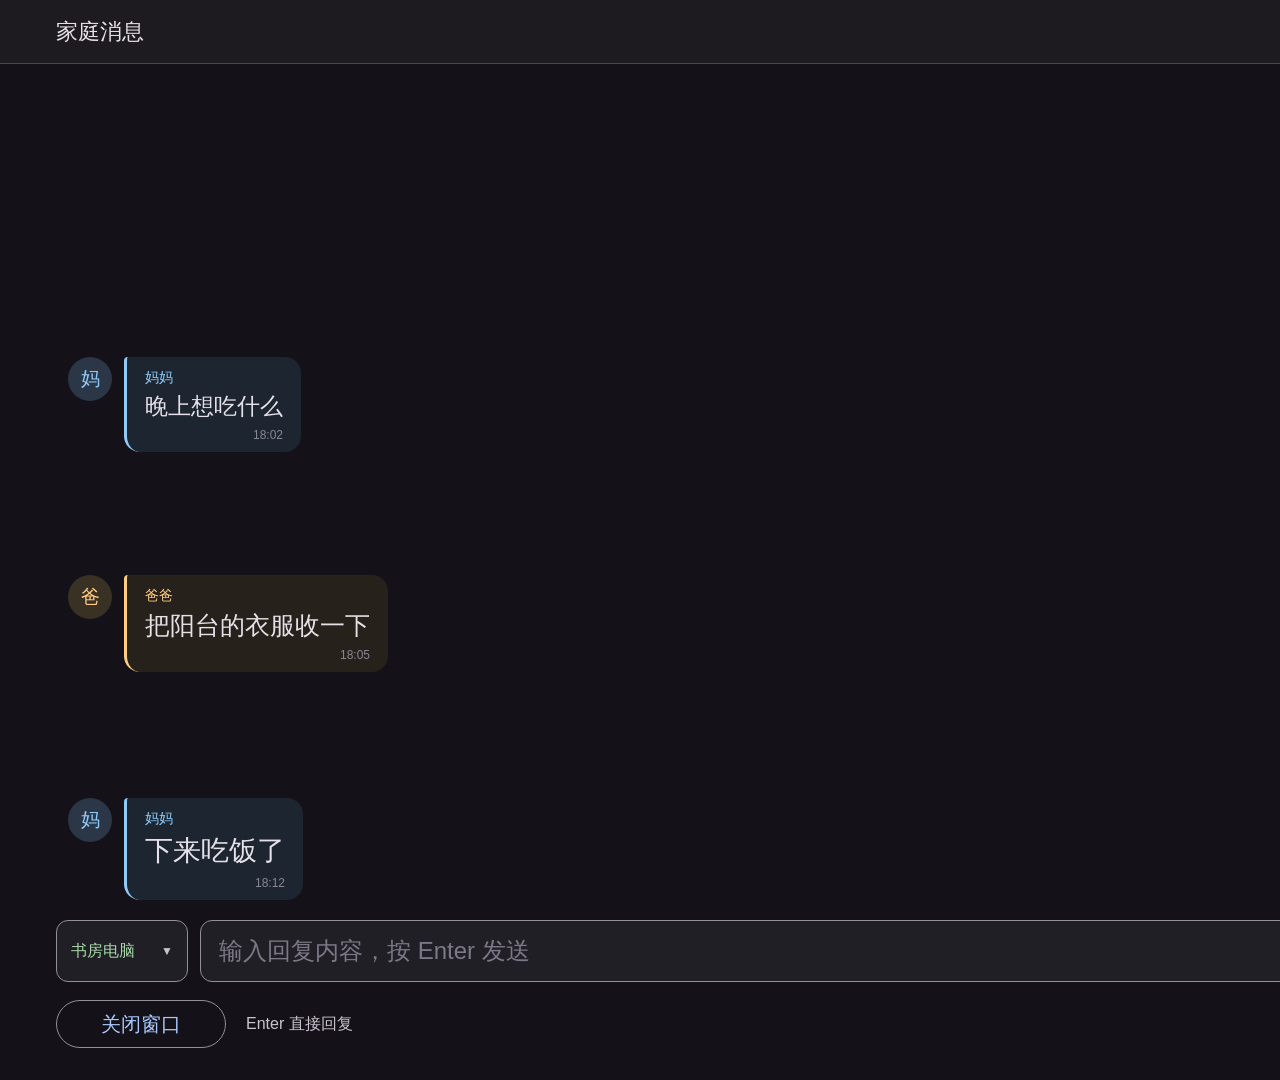
<file: docs/mockup-agent-popup.html>
<!DOCTYPE html>
<html lang="zh-CN">
<head>
<meta charset="utf-8">
<title>Family Agent · 消息界面（MD3）</title>
<style>
  /* 按 PopupWindow.xaml 1:1 复刻（Material Design 3 暗色）。真实 PC 端由 WPF 渲染。 */
  *{box-sizing:border-box;margin:0;padding:0}
  :root{
    --surface:#141218; --surface-low:#1D1B20; --surface-c:#211F26;
    --surface-high:#2B2930; --surface-highest:#36343B;
    --on-surface:#E6E0E9; --on-variant:#CAC4D0;
    --outline:#938F99; --outline-variant:#49454F;
    --primary:#A8C7FA; --primary-c:#0842A0; --on-primary-c:#D3E3FD; --on-primary:#0B1020;
    --ok:#A5D6A7; --bad:#EF9A9A;
  }
  body{width:1920px;height:1080px;overflow:hidden;display:flex;flex-direction:column;
       font-family:Roboto,"Microsoft YaHei","PingFang SC","Segoe UI",sans-serif;
       background:var(--surface);color:var(--on-surface);-webkit-font-smoothing:antialiased}

  /* ── 顶部应用栏 ── */
  .appbar{height:64px;flex:0 0 64px;display:flex;align-items:center;
          background:var(--surface-low);border-bottom:1px solid var(--outline-variant);
          padding:0 32px 0 56px}
  .appbar .title{font-size:22px;font-weight:400}
  .appbar .right{margin-left:auto;display:flex;align-items:center;gap:8px}
  .dot{width:10px;height:10px;border-radius:50%;background:var(--ok)}
  .stat{font-size:12px;color:var(--on-variant);margin-right:12px}
  .iconbtn{width:40px;height:40px;border-radius:999px;display:flex;
           align-items:center;justify-content:center;color:var(--on-variant)}

  /* ── 消息区（右侧弹幕已移除）── */
  .thread{flex:1;display:flex;flex-direction:column;justify-content:flex-end;
          gap:14px;overflow:hidden;padding:20px 40px 0 56px}

  .row{display:flex;align-items:flex-start}
  .row.in{justify-content:flex-start}
  .row.out{justify-content:flex-end}
  .avatar{width:44px;height:44px;border-radius:50%;flex:0 0 44px;
          display:flex;align-items:center;justify-content:center;
          font-size:19px;font-weight:500;margin:0 12px}

  .bubble{padding:12px 18px 10px;max-width:660px;border-radius:16px}
  .row.in  .bubble{border-top-left-radius:4px;  border-left:3px solid var(--nick)}
  .row.out .bubble{border-top-right-radius:4px; border-right:3px solid var(--nick)}
  .who{font-size:14px;font-weight:500;color:var(--nick);margin-bottom:4px}
  .msg{color:var(--on-surface);line-height:1.35}
  .at{font-size:12px;color:#8B8695;text-align:right;margin-top:6px}

  /* ── 回复区 ── */
  .replyarea{flex:0 0 auto;padding:20px 40px 32px 56px}
  .replyrow{display:flex;gap:12px;align-items:stretch}
  .combo{display:flex;align-items:center;justify-content:space-between;gap:10px;
         min-width:132px;padding:10px 14px;border-radius:12px;
         background:var(--surface-c);border:1px solid var(--outline);font-size:16px}
  .combo .caret{color:var(--on-variant);font-size:12px}
  .inbox{flex:1;display:flex;align-items:center;padding:14px 18px;border-radius:12px;
         background:var(--surface-c);border:1px solid var(--outline);
         font-size:24px;color:#7d7887}
  .send{display:flex;align-items:center;justify-content:center;padding:0 40px;
        border-radius:999px;background:var(--primary);color:var(--on-primary);
        font-size:20px;font-weight:500}
  .bottom{display:flex;align-items:center;margin-top:18px}
  .ok{display:flex;align-items:center;justify-content:center;height:48px;padding:0 44px;
      border-radius:999px;border:1px solid var(--outline);color:var(--primary);font-size:20px}
  .hint{font-size:16px;color:var(--on-variant);margin-left:20px}
</style>
</head>
<body>

  <div class="appbar">
    <span class="title">家庭消息</span>
    <div class="right">
      <span class="dot"></span>
      <span class="stat">已连接</span>
      <span class="iconbtn">
        <svg width="22" height="22" viewBox="0 0 24 24" fill="currentColor"><path d="M3 17v2h6v-2H3zM3 5v2h10V5H3zm10 16v-2h8v-2h-8v-2h-2v6h2zM7 9v2H3v2h4v2h2V9H7zm14 4v-2H11v2h10zm-6-4h2V7h4V5h-4V3h-2v6z"/></svg>
      </span>
    </div>
  </div>

  <div class="thread">
    <!-- 妈妈：#90CAF9 蓝 -->
    <div class="row in">
      <div class="avatar" style="background:#2b3746;color:#90CAF9">妈</div>
      <div class="bubble" style="--nick:#90CAF9;background:#1c2530">
        <div class="who">妈妈</div>
        <div class="msg" style="font-size:23px">晚上想吃什么</div>
        <div class="at">18:02</div>
      </div>
    </div>

    <!-- 书房电脑：#A5D6A7 绿 -->
    <div class="row out">
      <div class="bubble" style="--nick:#A5D6A7;background:#1d2721">
        <div class="who">书房电脑</div>
        <div class="msg" style="font-size:23px">随便，你做什么我吃什么</div>
        <div class="at">18:03</div>
      </div>
      <div class="avatar" style="background:#2c3a2e;color:#A5D6A7">书</div>
    </div>

    <!-- 爸爸：#FFCC80 橙 -->
    <div class="row in">
      <div class="avatar" style="background:#3a3125;color:#FFCC80">爸</div>
      <div class="bubble" style="--nick:#FFCC80;background:#26211a">
        <div class="who">爸爸</div>
        <div class="msg" style="font-size:25px">把阳台的衣服收一下</div>
        <div class="at">18:05</div>
      </div>
    </div>

    <!-- 书房电脑 -->
    <div class="row out">
      <div class="bubble" style="--nick:#A5D6A7;background:#1d2721">
        <div class="who">书房电脑</div>
        <div class="msg" style="font-size:25px">好，马上</div>
        <div class="at">18:06</div>
      </div>
      <div class="avatar" style="background:#2c3a2e;color:#A5D6A7">书</div>
    </div>

    <!-- 妈妈 · 最新 -->
    <div class="row in">
      <div class="avatar" style="background:#2b3746;color:#90CAF9">妈</div>
      <div class="bubble" style="--nick:#90CAF9;background:#1c2530">
        <div class="who">妈妈</div>
        <div class="msg" style="font-size:28px">下来吃饭了</div>
        <div class="at">18:12</div>
      </div>
    </div>
  </div>

  <div class="replyarea">
    <div class="replyrow">
      <div class="combo"><span style="color:#A5D6A7">书房电脑</span><span class="caret">▼</span></div>
      <div class="inbox">输入回复内容，按 Enter 发送</div>
      <div class="send">回复</div>
    </div>
    <div class="bottom">
      <div class="ok">关闭窗口</div>
      <div class="hint">Enter 直接回复</div>
    </div>
  </div>

</body>
</html>
</file>
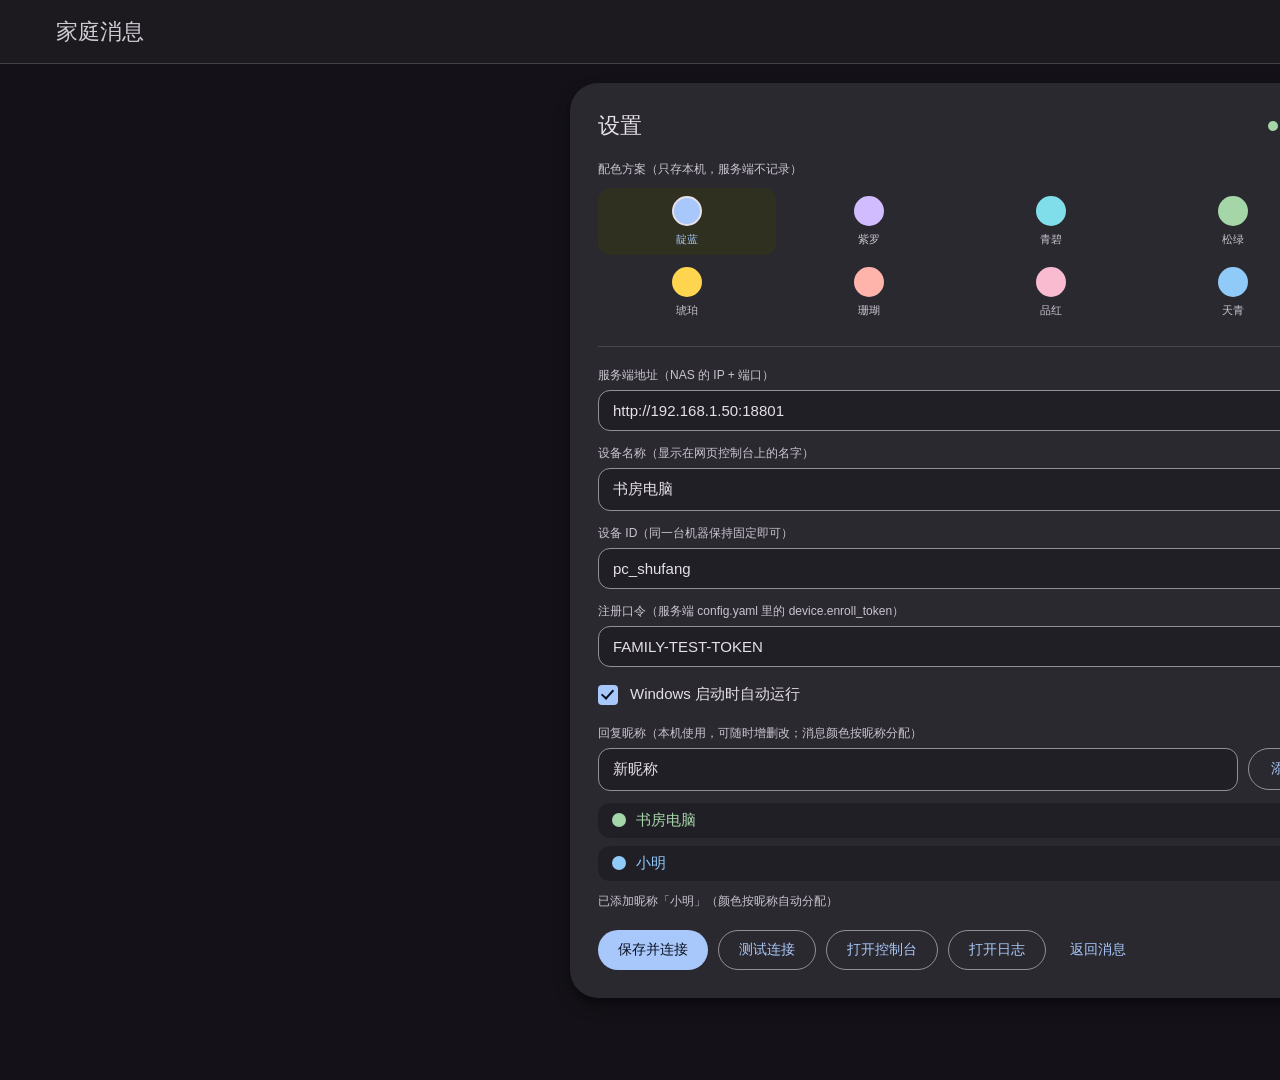
<file: docs/mockup-agent-settings.html>
<!DOCTYPE html>
<html lang="zh-CN">
<head>
<meta charset="utf-8">
<title>Family Agent · 设置（MD3）</title>
<style>
  /* 按 PopupWindow.xaml 的设置页 1:1 复刻（MD 对话框 780 宽、圆角 28）。 */
  *{box-sizing:border-box;margin:0;padding:0}
  :root{
    --surface:#141218; --surface-low:#1D1B20; --surface-c:#211F26;
    --surface-high:#2B2930; --surface-highest:#36343B;
    --on-surface:#E6E0E9; --on-variant:#CAC4D0;
    --outline:#938F99; --outline-variant:#49454F;
    --primary:#A8C7FA; --primary-c:#0842A0; --on-primary-c:#D3E3FD; --on-primary:#0B1020;
    --ok:#A5D6A7; --bad:#EF9A9A;
  }
  body{width:1920px;height:1080px;overflow:hidden;position:relative;
       font-family:Roboto,"Microsoft YaHei","PingFang SC","Segoe UI",sans-serif;
       background:var(--surface);color:var(--on-surface);-webkit-font-smoothing:antialiased}

  /* 背后被压暗的消息界面 */
  .behind{position:absolute;inset:0;display:flex;flex-direction:column;opacity:.9}
  .appbar{height:64px;display:flex;align-items:center;background:var(--surface-low);
          border-bottom:1px solid var(--outline-variant);padding:0 32px 0 56px}
  .appbar .title{font-size:22px}
  .appbar .right{margin-left:auto;display:flex;align-items:center;gap:8px}
  .dot{width:10px;height:10px;border-radius:50%;background:var(--ok)}
  .stat{font-size:12px;color:var(--on-variant)}

  .scrim{position:absolute;inset:0;background:#B3000000;display:flex;
         align-items:center;justify-content:center}

  .dialog{width:780px;max-height:920px;background:var(--surface-high);
          border-radius:28px;padding:28px;display:flex;flex-direction:column;
          box-shadow:0 8px 12px 6px rgba(0,0,0,.15),0 4px 4px rgba(0,0,0,.3)}

  .d-head{display:flex;align-items:center;margin-bottom:20px}
  .d-head .t{font-size:22px;font-weight:400}
  .d-head .st{margin-left:auto;display:flex;align-items:center;gap:8px;
              font-size:12px;color:var(--on-variant)}

  .label{font-size:12px;color:var(--on-variant);margin:0 0 6px}
  .inp{background:var(--surface-c);border:1px solid var(--outline);border-radius:12px;
       padding:11px 14px;font-size:15px;color:var(--on-surface);margin-bottom:14px}

  /* 配色网格 4 列 */
  .themes{display:grid;grid-template-columns:repeat(4,1fr);gap:4px;margin:4px 0 0}
  .th{display:flex;flex-direction:column;align-items:center;gap:6px;
      padding:8px 6px;border-radius:999px;border-radius:12px}
  .th .sw{width:30px;height:30px;border-radius:50%;border:2px solid transparent}
  .th .n{font-size:11px;color:var(--on-variant)}
  .th.sel{background:#2f3020}
  .th.sel .sw{border-color:var(--on-surface)}
  .th.sel .n{color:var(--primary)}

  .divider{height:1px;background:var(--outline-variant);margin:20px 0;border:0}

  /* 勾选框 */
  .check{display:flex;align-items:center;gap:12px;font-size:15px;margin:4px 0 20px}
  .box{width:20px;height:20px;border-radius:4px;background:var(--primary);
       position:relative;flex:0 0 20px}
  .box::after{content:"";position:absolute;left:6px;top:2px;width:5px;height:10px;
              border:solid var(--on-primary);border-width:0 2px 2px 0;transform:rotate(42deg)}

  .namerow{display:flex;align-items:center;gap:10px;padding:8px 14px;
           background:var(--surface-c);border-radius:12px;margin-bottom:8px}
  .namerow .sw{width:14px;height:14px;border-radius:50%;flex:0 0 14px}
  .namerow .nm{flex:1;font-size:15px}
  .namerow .del{color:var(--bad);font-size:13px}

  .addrow{display:flex;gap:10px;margin-bottom:12px}
  .addrow .inp{flex:1;margin:0}
  .btn{display:inline-flex;align-items:center;justify-content:center;height:40px;
       padding:0 20px;border-radius:999px;font-size:14px;font-weight:500}
  .btn.filled{background:var(--primary);color:var(--on-primary)}
  .btn.outlined{border:1px solid var(--outline);color:var(--primary)}
  .btn.text{color:var(--primary);padding:0 14px}
  .btn.ht42{height:42px;padding:0 22px}
  .actions{display:flex;gap:10px;margin-top:20px}
  .hint{font-size:12px;color:var(--on-variant);margin-top:4px}
</style>
</head>
<body>

  <div class="behind">
    <div class="appbar">
      <span class="title">家庭消息</span>
      <div class="right"><span class="dot"></span><span class="stat">已连接</span></div>
    </div>
  </div>

  <div class="scrim">
    <div class="dialog">
      <div class="d-head">
        <span class="t">设置</span>
        <span class="st"><span class="dot"></span>已连接</span>
      </div>

      <div class="label">配色方案（只存本机，服务端不记录）</div>
      <div class="themes">
        <div class="th sel"><span class="sw" style="background:#A8C7FA"></span><span class="n">靛蓝</span></div>
        <div class="th"><span class="sw" style="background:#D0BCFF"></span><span class="n">紫罗</span></div>
        <div class="th"><span class="sw" style="background:#80DEEA"></span><span class="n">青碧</span></div>
        <div class="th"><span class="sw" style="background:#A5D6A7"></span><span class="n">松绿</span></div>
        <div class="th"><span class="sw" style="background:#FFD54F"></span><span class="n">琥珀</span></div>
        <div class="th"><span class="sw" style="background:#FFB4AB"></span><span class="n">珊瑚</span></div>
        <div class="th"><span class="sw" style="background:#F8BBD0"></span><span class="n">品红</span></div>
        <div class="th"><span class="sw" style="background:#90CAF9"></span><span class="n">天青</span></div>
      </div>

      <hr class="divider">

      <div class="label">服务端地址（NAS 的 IP + 端口）</div>
      <div class="inp">http://192.168.1.50:18801</div>

      <div class="label">设备名称（显示在网页控制台上的名字）</div>
      <div class="inp">书房电脑</div>

      <div class="label">设备 ID（同一台机器保持固定即可）</div>
      <div class="inp">pc_shufang</div>

      <div class="label">注册口令（服务端 config.yaml 里的 device.enroll_token）</div>
      <div class="inp">FAMILY-TEST-TOKEN</div>

      <div class="check"><span class="box"></span>Windows 启动时自动运行</div>

      <div class="label">回复昵称（本机使用，可随时增删改；消息颜色按昵称分配）</div>
      <div class="addrow">
        <div class="inp">新昵称</div>
        <span class="btn outlined ht42">添加</span>
      </div>

      <div class="namerow"><span class="sw" style="background:#A5D6A7"></span>
        <span class="nm" style="color:#A5D6A7">书房电脑</span><span class="del">删除</span></div>
      <div class="namerow"><span class="sw" style="background:#90CAF9"></span>
        <span class="nm" style="color:#90CAF9">小明</span><span class="del">删除</span></div>

      <div class="hint">已添加昵称「小明」（颜色按昵称自动分配）</div>

      <div class="actions">
        <span class="btn filled">保存并连接</span>
        <span class="btn outlined">测试连接</span>
        <span class="btn outlined">打开控制台</span>
        <span class="btn outlined">打开日志</span>
        <span class="btn text">返回消息</span>
      </div>
    </div>
  </div>

</body>
</html>
</file>
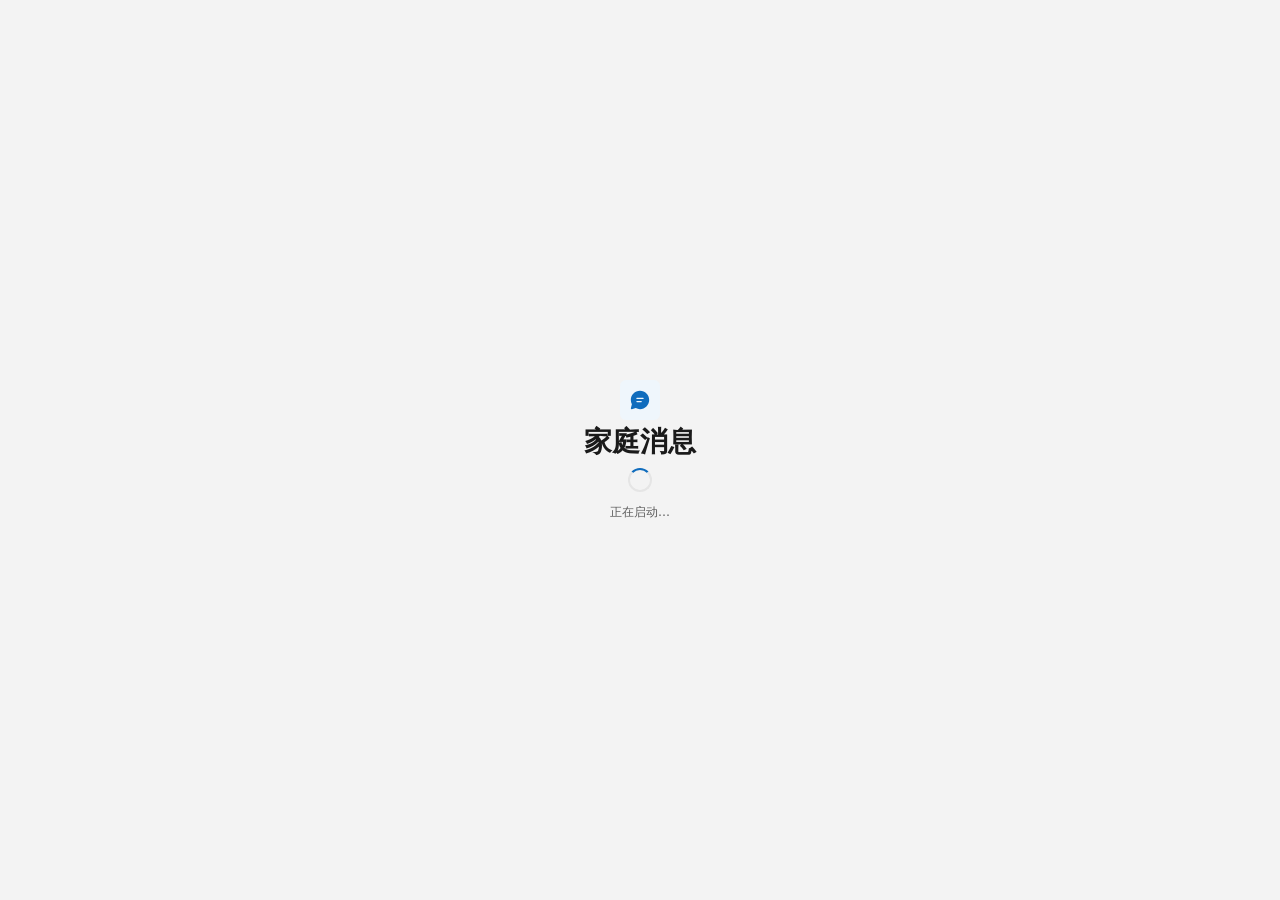
<file: web/shell/boot.html>
<!DOCTYPE html>
<html lang="zh-CN">
<head>
<meta charset="utf-8">
<meta name="viewport" content="width=device-width, initial-scale=1, viewport-fit=cover">
<meta name="color-scheme" content="light dark">
<title>家庭消息</title>
<!-- ═══════════════════════════════════════════════════════════════════
     壳的本地启动页（随 exe 打包，不经服务端）

     壳启动 → 先显示这一页（窗口不闪白、不闪错布局）→ 探测服务端 /healthz
       · 通了   → 换到**壳自带的本地页** shell/app.html（v0.13.0 起；以前是
                  服务端的 index.html?shell=1，那条路连同 web/static/shell.js
                  在 v0.19.2 一起删了）
       · 不通   → 换到外壳兜底页 offline.html

     规矩：**不能依赖服务端资源**（连不上才轮到它出场），所以样式与图标全内联；
     颜色是 tokens.css 里 Fluent 2 令牌的副本（那份 CSS 在服务端，这里拿不到）。
     明暗跟随系统（prefers-color-scheme）。

     这一页不说话（不发 web.ready）—— 它只是个画面，桥由正式页面来接。
     可选查询参数：?hint=正在连接服务端…（自定义下面那行提示文案）
     ═══════════════════════════════════════════════════════════════════ -->
<style>
  :root {
    color-scheme: light dark;
    --bg: #F3F3F3; --card: #FFFFFF; --text: #1A1A1A; --text2: #5C5C5C;
    --border: #E5E5E5; --primary: #0F6CBD; --tint: #EFF6FC;
  }
  @media (prefers-color-scheme: dark) {
    :root {
      --bg: #202020; --card: #2B2B2B; --text: #FFFFFF; --text2: #C5C5C5;
      --border: #3D3D3D; --primary: #479EF5; --tint: #12314A;
    }
  }
  * { box-sizing: border-box; }
  html, body { height: 100%; margin: 0; }
  body {
    background: var(--bg); color: var(--text);
    font: 400 14px/20px "Segoe UI Variable", "Segoe UI", system-ui,
          "Microsoft YaHei UI", "Microsoft YaHei", sans-serif;
    -webkit-font-smoothing: antialiased;
    display: flex; flex-direction: column;
    align-items: center; justify-content: center;
    gap: 12px; padding: 24px; text-align: center;
    user-select: none;
  }
  .mark {
    width: 40px; height: 40px; border-radius: 6px;
    display: flex; align-items: center; justify-content: center;
    background: var(--tint); color: var(--primary);
  }
  .mark svg { width: 22px; height: 22px; fill: currentColor; }
  h1 { margin: 0; font: 600 20px/28px inherit; }
  .hint { color: var(--text2); font-size: 12px; line-height: 16px; }
  .ring {
    width: 24px; height: 24px; margin-top: 4px;
    border: 2.5px solid var(--border); border-top-color: var(--primary);
    border-radius: 50%; animation: spin 1s linear infinite;
  }
  @keyframes spin { to { transform: rotate(360deg); } }
  @media (prefers-reduced-motion: reduce) { .ring { animation-duration: 2.5s; } }
</style>
</head>
<body>
  <span class="mark" aria-hidden="true">
    <!-- Fluent System Icons · Chat 24 Filled（与网页端同一枚图标，内联副本） -->
    <svg viewBox="0 0 24 24"><path d="M12 2C17.5228 2 22 6.47715 22 12C22 17.5228 17.5228 22 12 22C10.3596 22 8.77516 21.6039 7.35578 20.8583L3.06538 21.9753C2.6111 22.0937 2.1469 21.8213 2.02858 21.367C1.99199 21.2266 1.99198 21.0791 2.02855 20.9386L3.1449 16.6502C2.3972 15.2294 2 13.6428 2 12C2 6.47715 6.47715 2 12 2ZM13.2517 13H8.75L8.64823 13.0068C8.28215 13.0565 8 13.3703 8 13.75C8 14.1297 8.28215 14.4435 8.64823 14.4932L8.75 14.5H13.2517L13.3535 14.4932C13.7196 14.4435 14.0017 14.1297 14.0017 13.75C14.0017 13.3703 13.7196 13.0565 13.3535 13.0068L13.2517 13ZM15.25 9.5H8.75L8.64823 9.50685C8.28215 9.55651 8 9.8703 8 10.25C8 10.6297 8.28215 10.9435 8.64823 10.9932L8.75 11H15.25L15.3518 10.9932C15.7178 10.9435 16 10.6297 16 10.25C16 9.8703 15.7178 9.55651 15.3518 9.50685L15.25 9.5Z"/></svg>
  </span>
  <h1>家庭消息</h1>
  <span class="ring" role="progressbar" aria-label="正在启动"></span>
  <span class="hint" id="hint">正在启动…</span>

<script>
  // 只做一件事：把可选的自定义提示显示出来
  (function () {
    try {
      var hint = new URLSearchParams(location.search).get('hint');
      if (hint) document.getElementById('hint').textContent = hint;
    } catch (e) {}
  })();
</script>
</body>
</html>
</file>
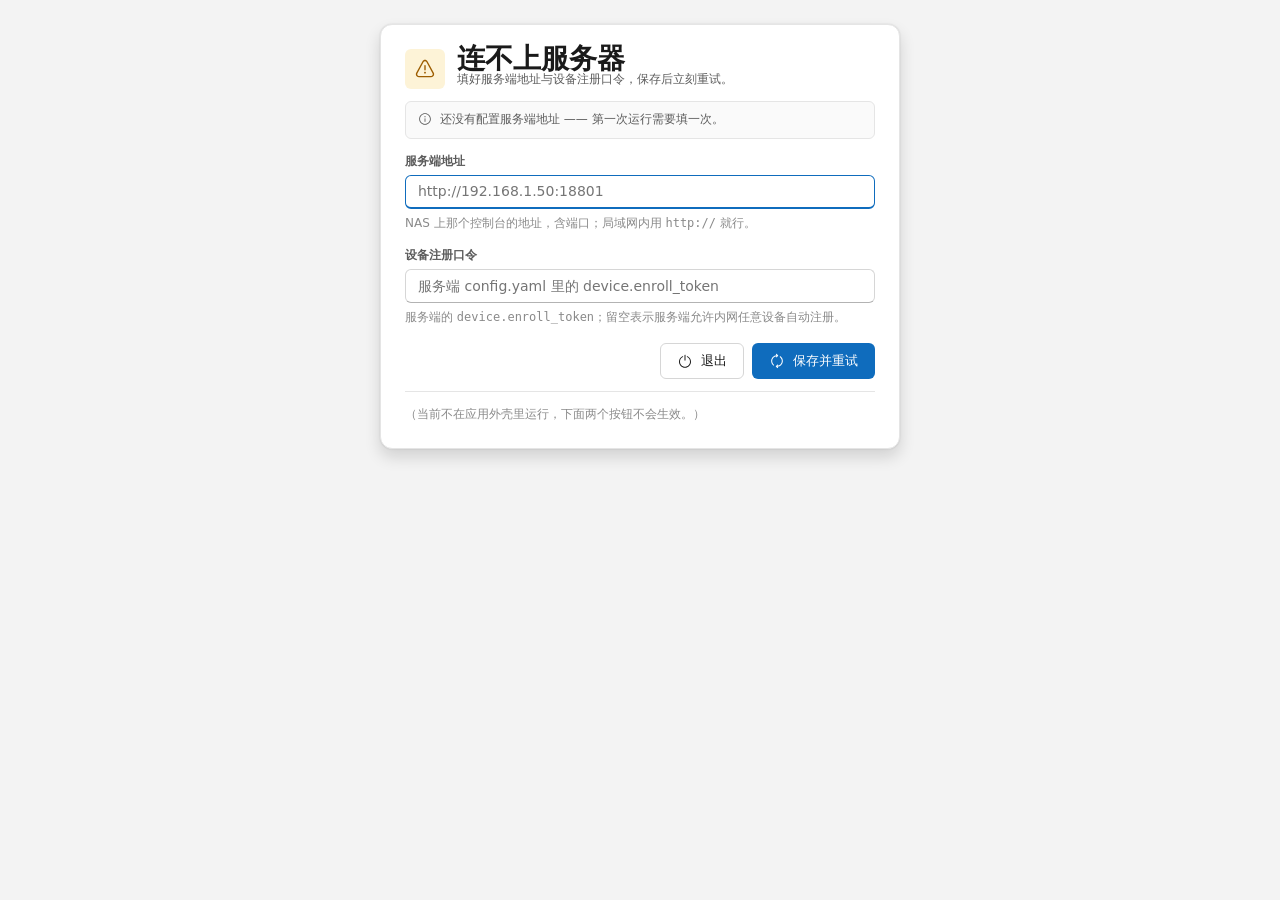
<file: web/shell/offline.html>
<!DOCTYPE html>
<html lang="zh-CN">
<head>
<meta charset="utf-8">
<meta name="viewport" content="width=device-width, initial-scale=1, viewport-fit=cover">
<meta name="color-scheme" content="light dark">
<title>家庭消息 · 连不上服务端</title>
<!-- ═══════════════════════════════════════════════════════════════════
     壳的本地兜底页（随 exe 打包，不经服务端）

     什么时候看到这一页：还没配置服务端地址，或者服务端连不上。
     这一页**不能依赖服务端资源**（它就是因为连不上才出现的），所以样式、图标全内联；
     颜色是 tokens.css 里 Fluent 2 令牌的副本，明暗跟随系统。

     两个动作都走壳的桥（window.chrome.webview.postMessage）：
       保存并重试 → {"type":"web.set_server","url":"…","enroll_token":"…"}
       退出       → {"type":"web.quit"}
     页面不自己连服务端 —— 保存完由壳去重试，成功就把窗口换到正式页面。

     可选查询参数（宿主给页面预填）：
       ?server=http://192.168.1.50:18801   服务端地址
       ?token=FAMILY-TEST-TOKEN                   设备注册口令
       ?reason=connection refused           连不上的原因（原样显示给用户看）
     ═══════════════════════════════════════════════════════════════════ -->
<style>
  :root {
    color-scheme: light dark;
    --bg: #F3F3F3; --card: #FFFFFF; --surface2: #FAFAFA; --text: #1A1A1A;
    --text2: #5C5C5C; --text3: #8A8A8A; --border: #D6D6D6; --border-strong: #B3B3B3;
    --card-stroke: #E5E5E5; --primary: #0F6CBD; --primary-hover: #115EA3;
    --on-primary: #FFFFFF; --tint: #EFF6FC; --warning: #9D5D00; --warning-tint: #FDF3D7;
    --error: #C42B1C; --success: #0F7B0F;
    --shadow: 0 1px 2px rgba(0,0,0,.05), 0 0 2px rgba(0,0,0,.06);
    --shadow-lg: 0 8px 16px rgba(0,0,0,.14), 0 0 2px rgba(0,0,0,.12);
  }
  @media (prefers-color-scheme: dark) {
    :root {
      --bg: #202020; --card: #2B2B2B; --surface2: #272727; --text: #FFFFFF;
      --text2: #C5C5C5; --text3: #9E9E9E; --border: #4D4D4D; --border-strong: #6B6B6B;
      --card-stroke: #3D3D3D; --primary: #479EF5; --primary-hover: #0F6CBD;
      --on-primary: #FFFFFF; --tint: #12314A; --warning: #FCE100; --warning-tint: #433519;
      --error: #FF99A4; --success: #6CCB5F;
      --shadow: 0 1px 2px rgba(0,0,0,.28), 0 0 2px rgba(0,0,0,.24);
      --shadow-lg: 0 8px 16px rgba(0,0,0,.42), 0 0 2px rgba(0,0,0,.34);
    }
  }
  * { box-sizing: border-box; }
  html, body { min-height: 100%; margin: 0; }
  body {
    background: var(--bg); color: var(--text);
    font: 400 14px/20px "Segoe UI Variable", "Segoe UI", system-ui,
          "Microsoft YaHei UI", "Microsoft YaHei", sans-serif;
    -webkit-font-smoothing: antialiased;
    display: flex; align-items: center; justify-content: center;
    padding: 24px;
  }
  .card {
    width: 100%; max-width: 520px;
    display: flex; flex-direction: column; gap: 12px;
    padding: 24px;
    background: var(--card);
    border: 1px solid var(--card-stroke);
    border-radius: 12px;
    box-shadow: var(--shadow-lg);
  }
  .head { display: flex; align-items: center; gap: 12px; }
  .mark {
    width: 40px; height: 40px; flex: 0 0 40px; border-radius: 6px;
    display: flex; align-items: center; justify-content: center;
    background: var(--warning-tint); color: var(--warning);
  }
  .mark svg { width: 22px; height: 22px; fill: currentColor; }
  h1 { margin: 0; font: 600 20px/28px inherit; }
  .sub { margin: 0; color: var(--text2); font-size: 12px; line-height: 1.7; }
  .reason {
    display: flex; align-items: flex-start; gap: 8px;
    padding: 8px 12px; border-radius: 6px;
    background: var(--surface2); border: 1px solid var(--card-stroke);
    color: var(--text2); font-size: 12px; line-height: 1.6;
    word-break: break-word;
  }
  .reason svg { width: 14px; height: 14px; flex: 0 0 14px; margin-top: 2px; fill: currentColor; }
  label { display: block; margin-bottom: 4px; font-size: 12px; font-weight: 600; color: var(--text2); }
  input {
    width: 100%; height: 34px; padding: 8px 12px;
    background: var(--card); color: var(--text);
    border: 1px solid var(--border); border-bottom-color: var(--border-strong);
    border-radius: 6px; font: inherit; outline: none;
  }
  input:focus { border-color: var(--primary); border-bottom-width: 2px; }
  .support { display: block; margin-top: 4px; font-size: 12px; color: var(--text3); }
  .row { display: flex; align-items: center; gap: 8px; flex-wrap: wrap; margin-top: 4px; }
  .row .spacer { flex: 1; }
  button {
    height: 36px; padding: 0 16px; border-radius: 6px; border: 1px solid transparent;
    font: 600 14px/20px inherit; cursor: pointer;
    display: inline-flex; align-items: center; gap: 8px;
  }
  button svg { width: 16px; height: 16px; fill: currentColor; }
  .primary { background: var(--primary); color: var(--on-primary); }
  .primary:hover:not(:disabled) { background: var(--primary-hover); }
  .secondary { background: transparent; border-color: var(--border); color: var(--text); }
  .secondary:hover:not(:disabled) { background: var(--surface2); }
  button:disabled { opacity: .55; cursor: not-allowed; }
  .hint { min-height: 16px; font-size: 12px; color: var(--text2); }
  .hint.ok { color: var(--success); }
  .hint.err { color: var(--error); }
  .foot { border-top: 1px solid var(--card-stroke); padding-top: 12px; font-size: 12px; color: var(--text3); line-height: 1.7; }
  .foot code { font-family: "Cascadia Code", ui-monospace, Consolas, monospace; }
</style>
</head>
<body>
  <div class="card">
    <div class="head">
      <span class="mark" aria-hidden="true">
        <!-- Fluent System Icons · Warning 24 Regular -->
        <svg viewBox="0 0 24 24"><path d="M9.13848 3.70711C10.3664 1.43126 13.6315 1.43104 14.8592 3.70711L21.6024 16.209C22.7697 18.374 21.2016 21.0014 18.742 21.002H5.25469C2.79486 21.0017 1.22681 18.3742 2.39433 16.209L9.13848 3.70711ZM13.5389 4.41902C12.8779 3.1935 11.119 3.19371 10.4578 4.41902L3.71464 16.921C3.08599 18.0867 3.93027 19.5017 5.25469 19.502H18.742C20.0661 19.5014 20.9105 18.0866 20.2821 16.921L13.5389 4.41902ZM11.9998 15.0001C12.5521 15.0001 12.9998 15.4478 12.9998 16.0001C12.9998 16.5523 12.5521 17.0001 11.9998 17.0001C11.4477 16.9999 10.9999 16.5522 10.9998 16.0001C10.9998 15.4479 11.4476 15.0002 11.9998 15.0001ZM11.9998 7.50007C12.414 7.50007 12.7498 7.83586 12.7498 8.25007V12.7501C12.7498 13.1642 12.414 13.5001 11.9998 13.5001C11.5857 13.4999 11.2499 13.1642 11.2498 12.7501V8.25007C11.2498 7.83593 11.5857 7.5002 11.9998 7.50007Z"/></svg>
      </span>
      <div>
        <h1>连不上服务器</h1>
        <p class="sub">填好服务端地址与设备注册口令，保存后立刻重试。</p>
      </div>
    </div>

    <div class="reason" id="reason-row">
      <svg aria-hidden="true" viewBox="0 0 24 24"><path d="M12.0016 1.99902C17.5253 1.99902 22.0031 6.47687 22.0031 12.0006C22.0031 17.5243 17.5253 22.0021 12.0016 22.0021C6.47785 22.0021 2 17.5243 2 12.0006C2 6.47687 6.47785 1.99902 12.0016 1.99902ZM12.0016 3.49902C7.30627 3.49902 3.5 7.3053 3.5 12.0006C3.5 16.6959 7.30627 20.5021 12.0016 20.5021C16.6968 20.5021 20.5031 16.6959 20.5031 12.0006C20.5031 7.3053 16.6968 3.49902 12.0016 3.49902ZM12 10.5C12.4142 10.5 12.75 10.8358 12.75 11.25V16.25C12.75 16.6642 12.4142 17 12 17C11.5858 17 11.25 16.6642 11.25 16.25V11.25C11.25 10.8358 11.5858 10.5 12 10.5ZM12 9C12.5523 9 13 8.55229 13 8C13 7.44772 12.5523 7 12 7C11.4477 7 11 7.44772 11 8C11 8.55229 11.4477 9 12 9Z"/></svg>
      <span id="reason-text">还没有连上服务端。</span>
    </div>

    <div>
      <label for="url">服务端地址</label>
      <input id="url" type="url" inputmode="url" spellcheck="false"
             placeholder="http://192.168.1.50:18801" autocomplete="off">
      <span class="support">NAS 上那个控制台的地址，含端口；局域网内用 <code>http://</code> 就行。</span>
    </div>

    <div>
      <label for="token">设备注册口令</label>
      <input id="token" type="password" spellcheck="false" autocomplete="off"
             placeholder="服务端 config.yaml 里的 device.enroll_token">
      <span class="support">服务端的 <code>device.enroll_token</code>；留空表示服务端允许内网任意设备自动注册。</span>
    </div>

    <div class="row">
      <span class="hint" id="hint" role="status" aria-live="polite"></span>
      <span class="spacer"></span>
      <button class="secondary" id="quit" type="button">
        <svg aria-hidden="true" viewBox="0 0 24 24"><path d="M8.2042 4.82046C8.57962 4.64545 9.02584 4.80792 9.20085 5.18334C9.37586 5.55876 9.2134 6.00498 8.83797 6.18C6.21382 7.4033 4.5 10.0416 4.5 12.9914C4.5 17.1386 7.85759 20.5002 11.9989 20.5002C16.1403 20.5002 19.4979 17.1386 19.4979 12.9914C19.4979 10.0477 17.7912 7.41389 15.1753 6.18718C14.8002 6.01131 14.6388 5.56472 14.8147 5.1897C14.9905 4.81467 15.4371 4.65322 15.8121 4.82909C18.9502 6.30065 20.9979 9.46066 20.9979 12.9914C20.9979 17.9666 16.9691 22.0002 11.9989 22.0002C7.02876 22.0002 3 17.9666 3 12.9914C3 9.45334 5.05623 6.28796 8.2042 4.82046ZM11.9989 2.49609C12.3786 2.49609 12.6924 2.77825 12.7421 3.14432L12.7489 3.24609V10.746C12.7489 11.1602 12.4132 11.496 11.9989 11.496C11.6192 11.496 11.3055 11.2139 11.2558 10.8478L11.2489 10.746V3.24609C11.2489 2.83188 11.5847 2.49609 11.9989 2.49609Z"/></svg>
        <span>退出</span>
      </button>
      <button class="primary" id="save" type="button">
        <svg aria-hidden="true" viewBox="0 0 24 24"><path d="M16.2506 5.18011C15.9994 5.50947 16.0627 5.9801 16.3921 6.23128C18.1804 7.59515 19.25 9.70821 19.25 12C19.25 15.736 16.4242 18.812 12.7933 19.2071L13.4697 18.5303C13.7626 18.2374 13.7626 17.7626 13.4697 17.4697C13.2034 17.2034 12.7867 17.1792 12.4931 17.3971L12.409 17.4697L10.409 19.4697C10.1427 19.7359 10.1185 20.1526 10.3364 20.4462L10.409 20.5303L12.409 22.5303C12.7019 22.8232 13.1768 22.8232 13.4697 22.5303C13.7359 22.2641 13.7601 21.8474 13.5423 21.5538L13.4697 21.4697L12.7194 20.7208C17.2154 20.355 20.75 16.5903 20.75 12C20.75 9.23526 19.4582 6.68321 17.3017 5.03856C16.9724 4.78738 16.5017 4.85075 16.2506 5.18011ZM10.5303 1.46967C10.2374 1.76256 10.2374 2.23744 10.5303 2.53033L11.2796 3.27923C6.78409 3.6456 3.25 7.41008 3.25 12C3.25 14.6445 4.43126 17.0974 6.43081 18.7491C6.75016 19.0129 7.22289 18.9679 7.48669 18.6485C7.75048 18.3292 7.70545 17.8564 7.3861 17.5926C5.72793 16.2229 4.75 14.1922 4.75 12C4.75 8.26436 7.57532 5.18861 11.2057 4.79301L10.5303 5.46967C10.2374 5.76256 10.2374 6.23744 10.5303 6.53033C10.8232 6.82322 11.2981 6.82322 11.591 6.53033L13.591 4.53033C13.8839 4.23744 13.8839 3.76256 13.591 3.46967L11.591 1.46967C11.2981 1.17678 10.8232 1.17678 10.5303 1.46967Z"/></svg>
        <span>保存并重试</span>
      </button>
    </div>

    <div class="foot" id="foot">
      页面只负责把地址与口令交给程序本体，由它去连接（<code>web.set_server</code>）。
    </div>
  </div>

<script>
(function () {
  'use strict';

  var params = new URLSearchParams(location.search);
  var $ = function (id) { return document.getElementById(id); };
  var bridge = (window.chrome && window.chrome.webview) ? window.chrome.webview : null;

  function post(msg) {
    if (bridge) {
      try { bridge.postMessage(msg); } catch (e) { console.warn(e); }
      return;
    }
    console.info('[shell] 没有宿主，消息只打到控制台：', msg);   // 普通浏览器里手测时的兜底
  }

  function setHint(text, kind) {
    var el = $('hint');
    el.textContent = text || '';
    el.className = 'hint' + (kind ? ' ' + kind : '');
  }

  // ── 预填（宿主可以通过查询参数把当前配置带过来）
  var url = params.get('server') || params.get('url') || '';
  var token = params.get('token') || params.get('enroll_token') || '';
  if (url) $('url').value = url;
  if (token) $('token').value = token;

  var reason = params.get('reason');
  if (reason) {
    $('reason-text').textContent = reason;
  } else if (!url) {
    $('reason-text').textContent = '还没有配置服务端地址 —— 第一次运行需要填一次。';
  } else {
    $('reason-text').textContent = '连不上 ' + url + '。确认这台电脑和服务端在同一个局域网、地址和端口没写错。';
  }

  if (!bridge) {
    $('foot').textContent = '（当前不在应用外壳里运行，下面两个按钮不会生效。）';
  }

  // ── 保存并重试：交给壳去连，成功的话这一页会被换掉
  var retryTimer = null;
  $('save').onclick = function () {
    var u = $('url').value.trim();
    if (!u) { setHint('先填服务端地址', 'err'); $('url').focus(); return; }
    if (!/^https?:\/\//i.test(u)) u = 'http://' + u;
    $('url').value = u;

    setHint('已保存，正在重新连接…', 'ok');
    $('save').disabled = true;
    post({ type: 'web.set_server', url: u, enroll_token: $('token').value.trim() });

    // 连上了这一页就被换掉；还留在这里说明没成功，把按钮放开让用户改
    clearTimeout(retryTimer);
    retryTimer = setTimeout(function () {
      $('save').disabled = false;
      setHint('还是没连上：检查地址、端口和注册口令', 'err');
    }, 8000);
  };

  $('save').disabled = false;

  $('quit').onclick = function () { post({ type: 'web.quit' }); };

  // 输入框里回车 = 保存并重试
  $('url').addEventListener('keydown', function (e) {
    if (e.key === 'Enter') { e.preventDefault(); $('save').click(); }
  });
  $('token').addEventListener('keydown', function (e) {
    if (e.key === 'Enter') { e.preventDefault(); $('save').click(); }
  });

  if (!url) setTimeout(function () { $('url').focus(); }, 120);
})();
</script>
</body>
</html>
</file>
